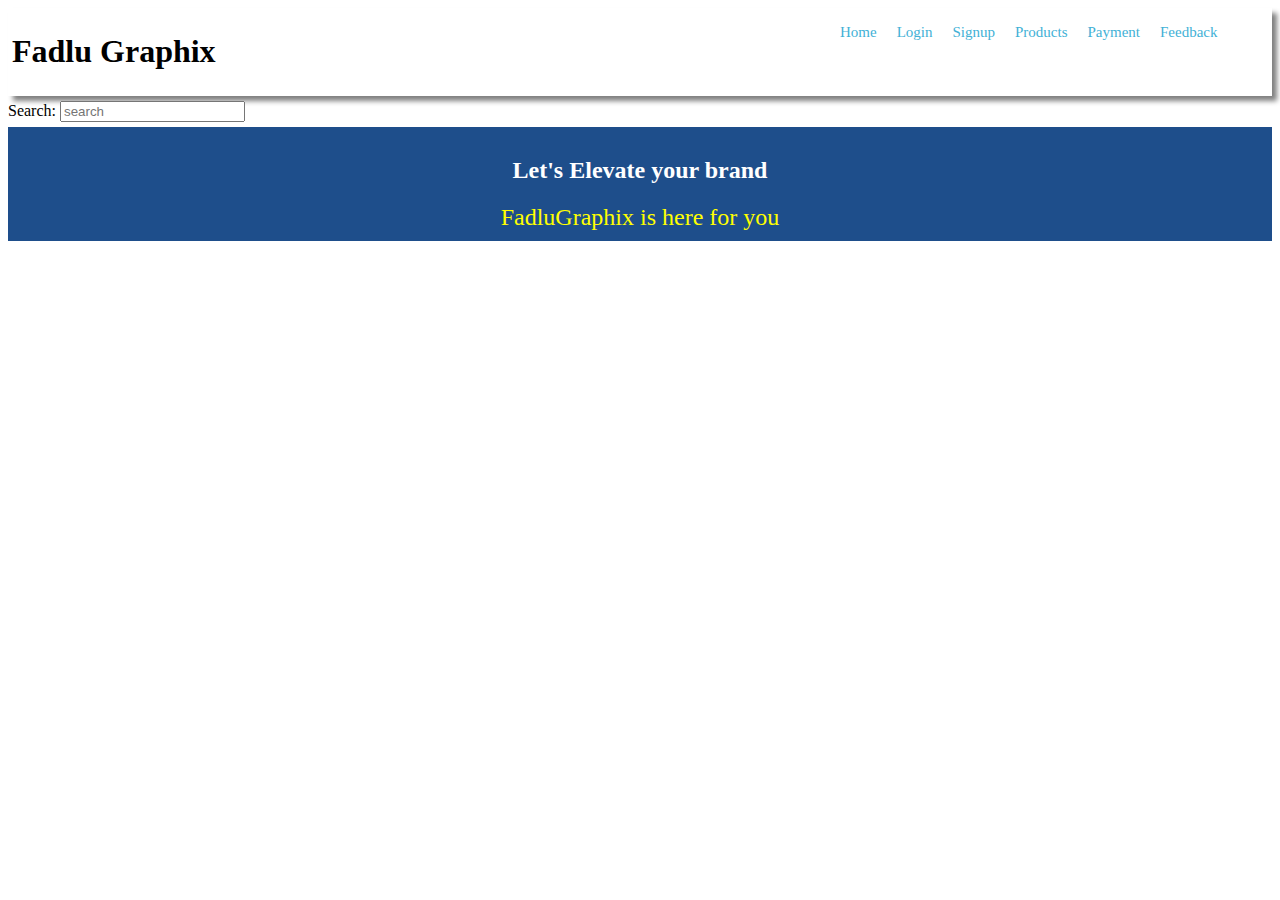
<file: index.html>
<!DOCTYPE html>
<html lang="en">
  <head>
    <meta charset="UTF-8" />
    <meta name="viewport" content="width=device-width, initial-scale=1.0" />
    <meta hhtp-equiv="author" content="Adeleke Fadlullah" />
    <meta
      name="keyword"
      content="Graphic Design, Banner, flyer, Sickers,Fadlu Graphix"
    />
    <title>Fadlu Graphix</title>
  </head>
  <style>
    #main-header {
      background-color: white;
      margin-bottom: 5px;
      padding: 4px;
      box-shadow: 5px 5px 5px gray;
    }

    div > ul {
      position: absolute;
      list-style-type: none;
      top: 7px;
      left: 800px;
      display: inline-flex;
    }
    li a {
      color: rgb(66, 177, 214);
      margin-right: 20px;
      font-size: 15px;
      text-decoration: none;
    }
    input[type="search"] {
      width: 200px;
      display: block;
      font-size: 18px;
      color: rgb(73, 219, 171);
      padding: 7px;
    }
    li a:hover {
      color: white;
      background-color: rgb(16, 57, 104);
      padding: 10px;
      text-align: center;
    }
    input[type="search"]:hover {
      border: 2px solid rgb(20, 67, 88);
    }
    .welcome {
      background-color: rgb(30, 78, 139);
      color: white;
      text-align: center;
      padding: 10px;
      margin-top: 5px;
    }
    p {
      font-size: 24px;
      color: yellow;
      margin: auto 5px;
    }
  </style>
  <body>
    <div id="main-header">
      <header class="Header">
        <h1>Fadlu Graphix</h1>
      </header>
      <ul>
        <li><a href="#">Home</a></li>
        <li><a href="#">Login</a></li>
        <li><a href="#">Signup</a></li>
        <li><a href="#">Products</a></li>
        <li><a href="#">Payment</a></li>
        <li><a href="#">Feedback</a></li>
      </ul>
    </div>
    <label for="search">Search:</label>
    <input type="text" name="search" class="search" placeholder="search" />
    <div class="welcome">
      <h2>Let's Elevate your brand</h2>
      <p><span>FadluGraphix</span> is here for you</p>
    </div>
  </body>
</html>
</file>
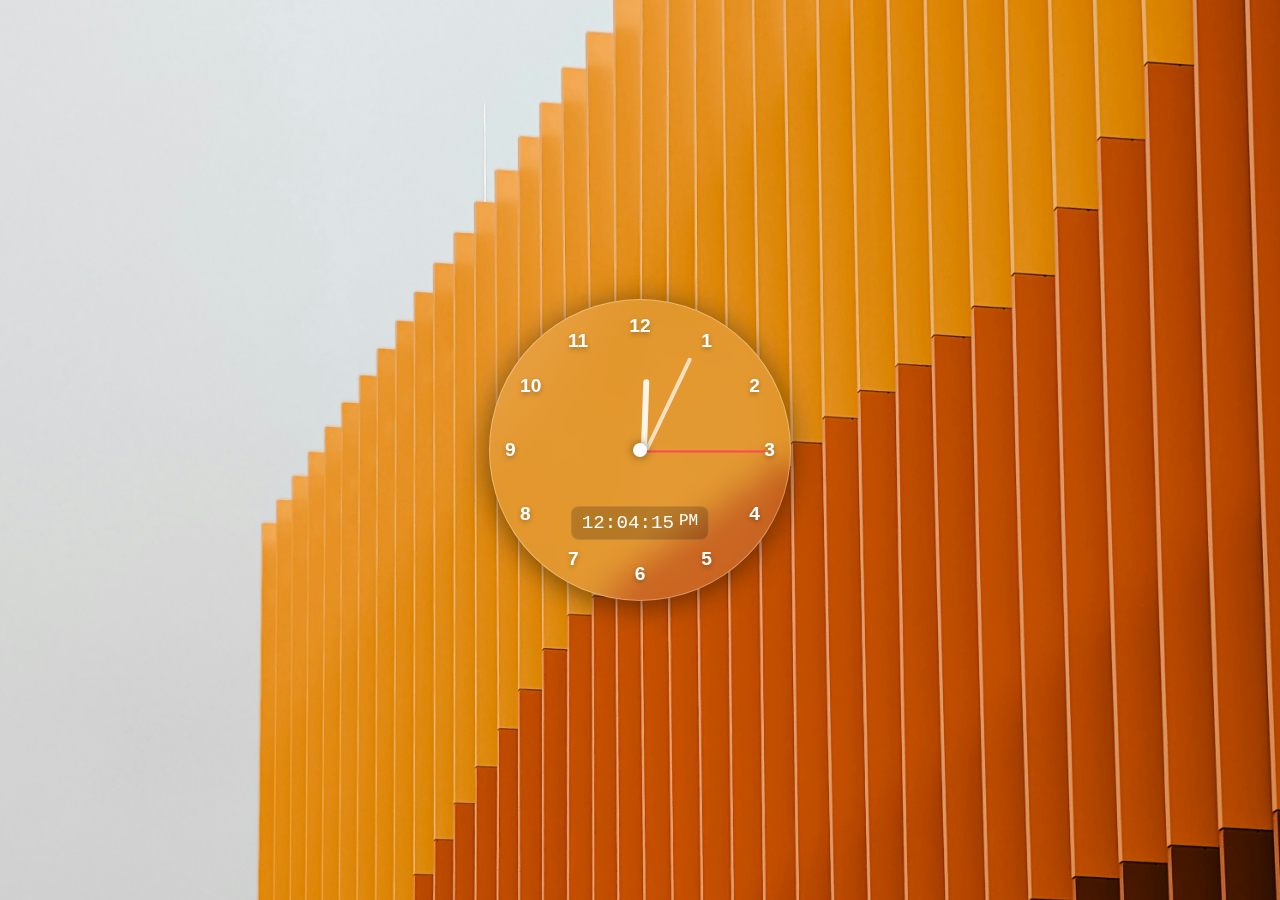
<file: DigitalClock/DigitalClock.html>
<!DOCTYPE html>
<html lang="en">
  <head>
    <meta charset="UTF-8" />
    <meta name="viewport" content="width=device-width, initial-scale=1.0" />
    <title>Glassmorphism Analog Clock</title>
    <link type="text/css" rel="stylesheet" href="DigitalClock.css" />
  </head>
  <body>
    <div class="clock">
      <div class="dot"></div>

      <div class="hourhand" id="hourhand" style="--rotation: 0"></div>
      <div class="minuteshand" id="minuteshand" style="--rotation: 0"></div>
      <div class="secondshand" id="secondshand" style="--rotation: 0"></div>

      <div class="twelve">12</div>
      <div class="one">1</div>
      <div class="two">2</div>
      <div class="three">3</div>
      <div class="four">4</div>
      <div class="five">5</div>
      <div class="six">6</div>
      <div class="seven">7</div>
      <div class="eight">8</div>
      <div class="nine">9</div>
      <div class="ten">10</div>
      <div class="eleven">11</div>

      <!-- Time Display Inside -->
      <div class="time-display" id="digital-display">--:--:-- AM</div>
    </div>

    <script src="DigitalClock.js"></script>
  </body>
</html>
</file>
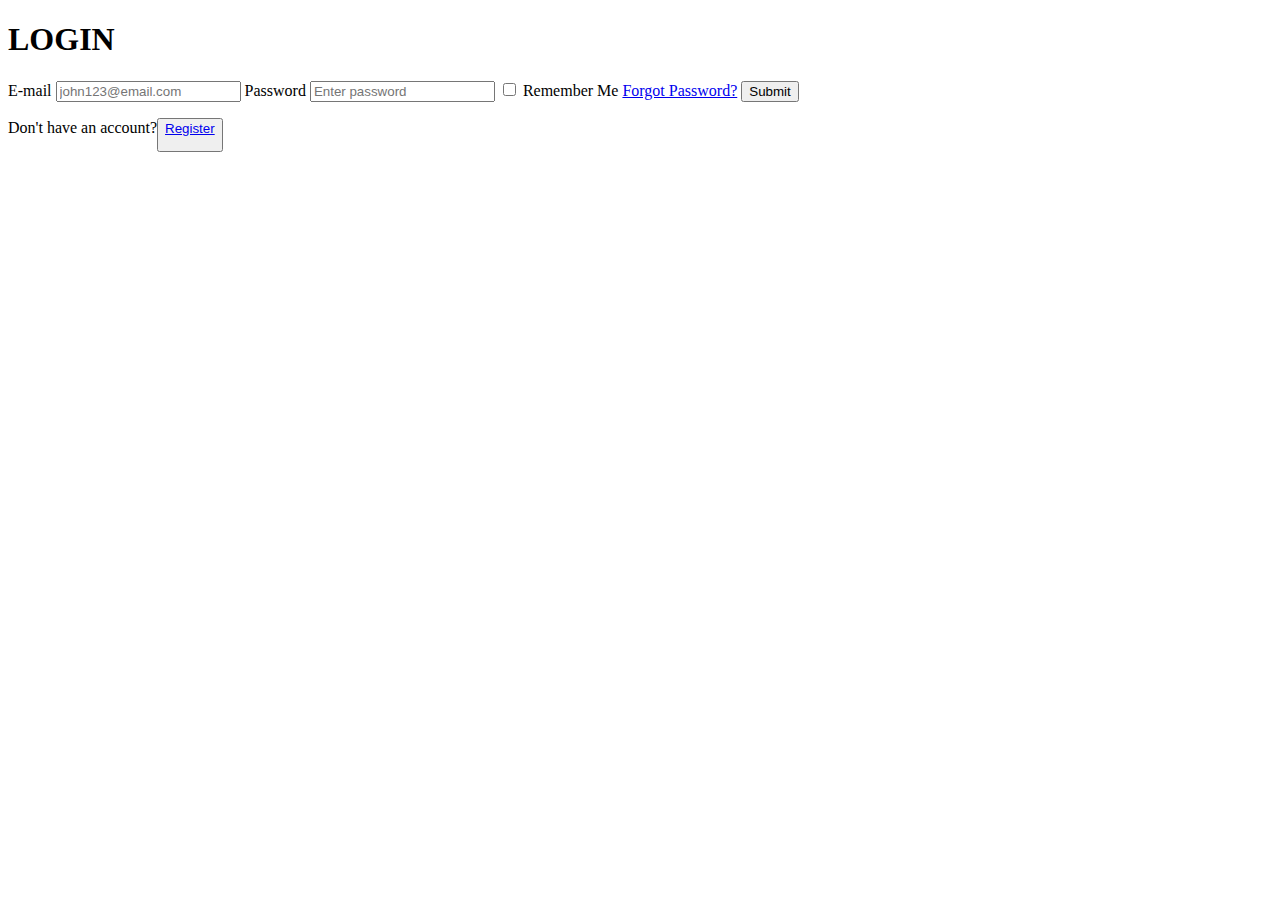
<file: glassEffect/glassEffect.html>
<!DOCTYPE html>
<html lang="en">
  <head>
    <meta charset="UTF-8" />
    <meta name="viewport" content="width=device-width, initial-scale=1.0" />
    <title>Glass Effect</title>
  </head>
  
  <body>
    <div class="card">
      <h1>LOGIN</h1>
      <form action="">
      <label for="email">E-mail</label>
      <input
        type="email"
        name="email"
        id="email"
        required="required"
        placeholder="john123@email.com"
      />
      <label for="password">Password</label>
      <input
        type="password"
        name="password"
        id="password"
        required="required"
        placeholder="Enter password"
      />
      <input type="checkbox" name="Remeber Me?" id="remember" />
      <label for="checkbox">Remember Me</label>
      <a href="#" id="forgot">Forgot Password?</a>
      <input type="submit" value="Submit" id="submit" />
      <p>Don't have an account?<button class="register">
      <a href="#">Register</a></p></button>
      </form>
    </div>
    <script>
      document.querySelector('form').onsubmit = function(){ 
      const email = document.getElementById('email').value;
      alert(`Hello ${email}!`);

}
    </script>
  </body>
</html>
</file>
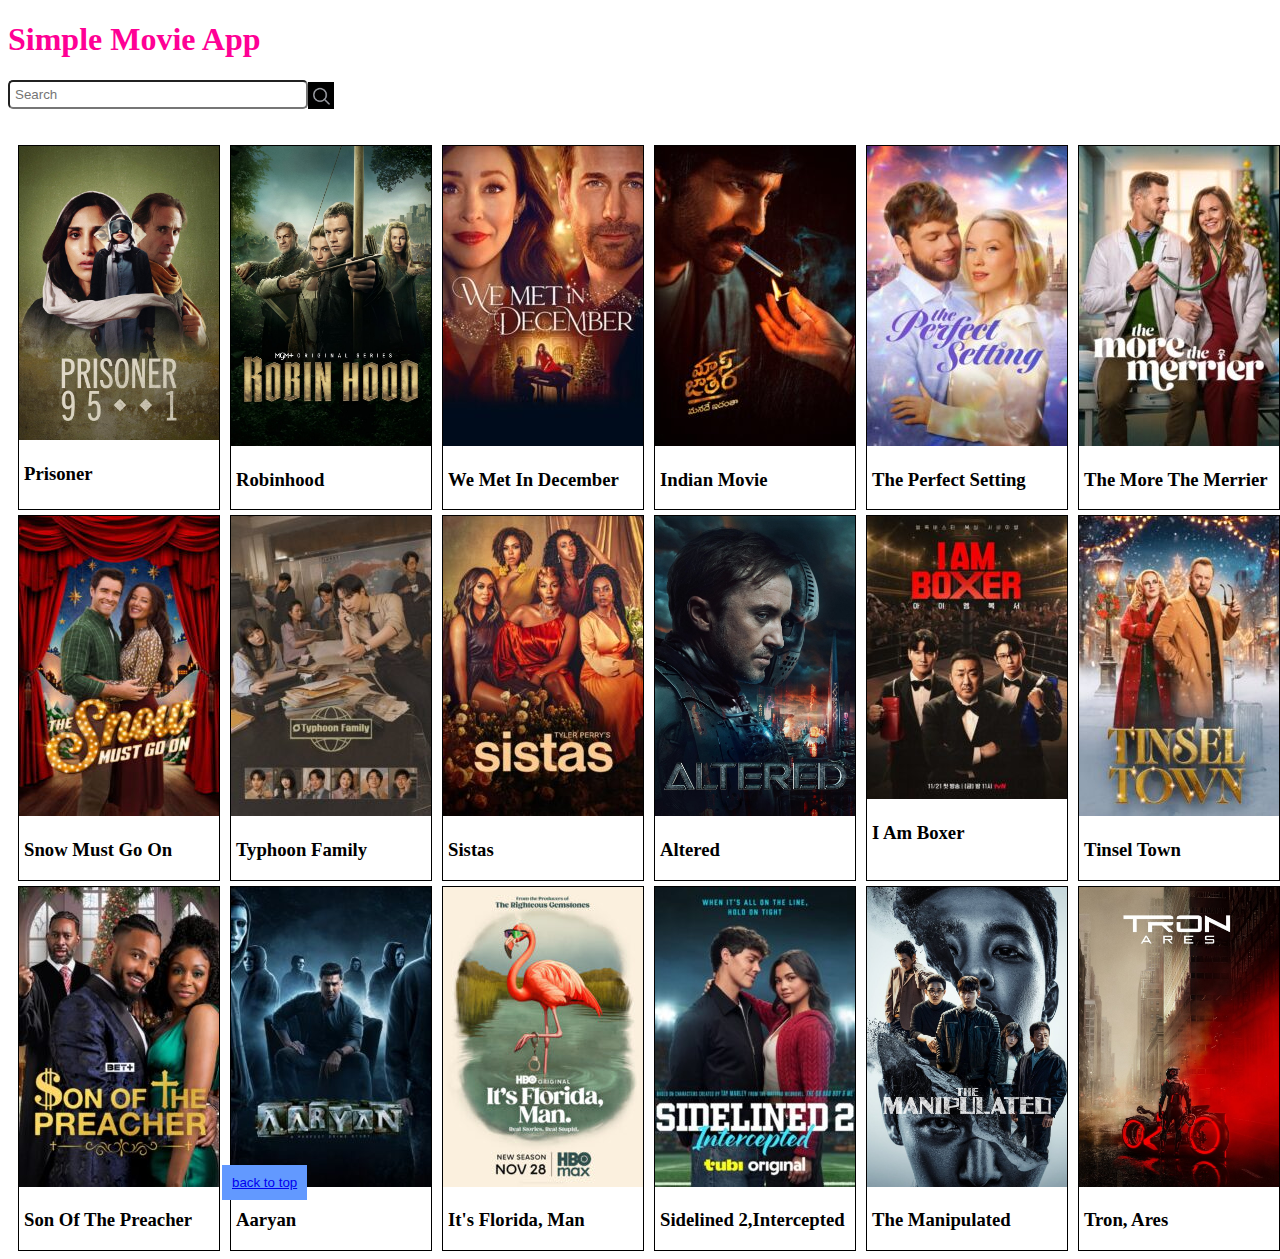
<file: movieApp/movieApp.html>
<!DOCTYPE html>
<html lang="en">
  <head>
    <meta charset="UTF-8" />
    <meta name="viewport" content="width=device-width, initial-scale=1.0" />
    <title>Movie App</title>
    <link type="text/css" rel="stylesheet" href="movieApp.css" ? />
  </head>
  <body>
    <header>
      <h1>Simple Movie App</h1>
      <form action="" method="get">
        <input type="search" name="Search" id="search" placeholder="Search" />
      </form>
      <div class="search-icon">
        <img src="image/search (1).png" alt="search" id="icon" />
      </div>
    </header>
    <div class="moviesets1">
      <figure>
        <img
          src="image/movie1.jpg"
          alt="Prisoner"
          class="movie1"
          title="Prisoner"
        />
        <h3>Prisoner</h3>
      </figure>
      <figure>
        <img
          src="image/movie2.jpg"
          alt="Robinhood"
          title="Robinhood"
          class="movie2"
        />
        <h3>Robinhood</h3>
      </figure>
      <figure>
        <img
          src="image/movie3.jpg"
          alt="We met in December"
          title="We met In December"
          class="movie3"
        />
        <h3>We met in december</h3>
      </figure>
      <figure>
        <img
          src="image/movie4.jpg"
          alt="Indian Movie"
          title="Indian Movie"
          download="download"
          class="movie4"
        />
        <h3>Indian Movie</h3>
      </figure>
      <figure>
        <img
          src="image/movie5.jpg"
          alt="The perfect Setting"
          title="The perfect Setting"
          class="movie5"
        />
        <h3>The Perfect Setting</h3>
      </figure>
      <figure>
        <img
          src="image/movie6.jpg"
          alt="The more the merrier"
          title="The more the merrier"
          class="movie6"
        />
        <h3>The more the merrier</h3>
      </figure>
    </div>
    <section>
      <div class="moviesets2">
        <figure>
          <img
            src="image/movie7.jpg"
            alt="Snow must go on"
            title="Snow must go on"
            class="movie7"
          />
          <h3>Snow Must go on</h3>
        </figure>
        <figure>
          <img
            src="image/movie8.jpg"
            alt="Typhoon Family"
            title="Typhoon Family"
            class="movie8"
          />
          <h3>Typhoon Family</h3>
        </figure>
        <figure>
          <img
            src="image/movie9.jpg"
            alt="Sistas"
            title="Sistas"
            class="movie9"
          />
          <h3>Sistas</h3>
        </figure>
        <figure>
          <img
            src="image/movie10.jpg"
            alt="Altered"
            title="Altered"
            class="movie10"
          />
          <h3>Altered</h3>
        </figure>
        <figure>
          <img
            src="image/movie11.jpg"
            alt="I am boxer"
            title="I am boxer"
            class="movie11"
          />
          <h3>I am boxer</h3>
        </figure>
        <figure>
          <img
            src="image/movie12.jpg"
            alt="Tinsel Town"
            title="Tinsel Town"
            class="movie12"
          />
          <h3>Tinsel Town</h3>
        </figure>
      </div>
    </section>
    <div class="moviesets3">
      <figure>
        <img
          src="image/movie13.jpg"
          alt="Son of the preacher"
          title="Son of the preacher"
          class="movie13"
        />
        <h3>Son of the preacher</h3>
      </figure>
      <figure>
        <img
          src="image/movie14.jpg"
          alt="Aaryan"
          title="Aaryan"
          class="movie14"
        />
        <h3>Aaryan</h3>
      </figure>
      <figure>
        <img
          src="image/movie15.jpg"
          alt="It's Florida, Man"
          title="It's Florida, Man"
          class="movie15"
        />
        <h3>It's Florida, Man</h3>
      </figure>
      <figure>
        <img
          src="image/movie16.jpg"
          alt="Sidelined 2,Intercepted"
          title="Sidelined 2,Intercepted"
          class="movie16"
        />
        <h3>Sidelined 2,Intercepted</h3>
      </figure>
      <figure>
        <img
          src="image/movie17.jpg"
          alt="The Manipulated"
          title="The Manipulated"
          class="movie17"
        />
        <h3>The Manipulated</h3>
      </figure>
      <figure>
        <img
          src="image/movie18.jpg"
          alt="Tron, Ares"
          title="Tron, Ares"
          class="movie18"
        />
        <h3>Tron, Ares</h3>
      </figure>
    </div>
    <button><a href="#">back to top</a></button>
    <script>
      alert("Welcome!");
    </script>
  </body>
</html>
</file>
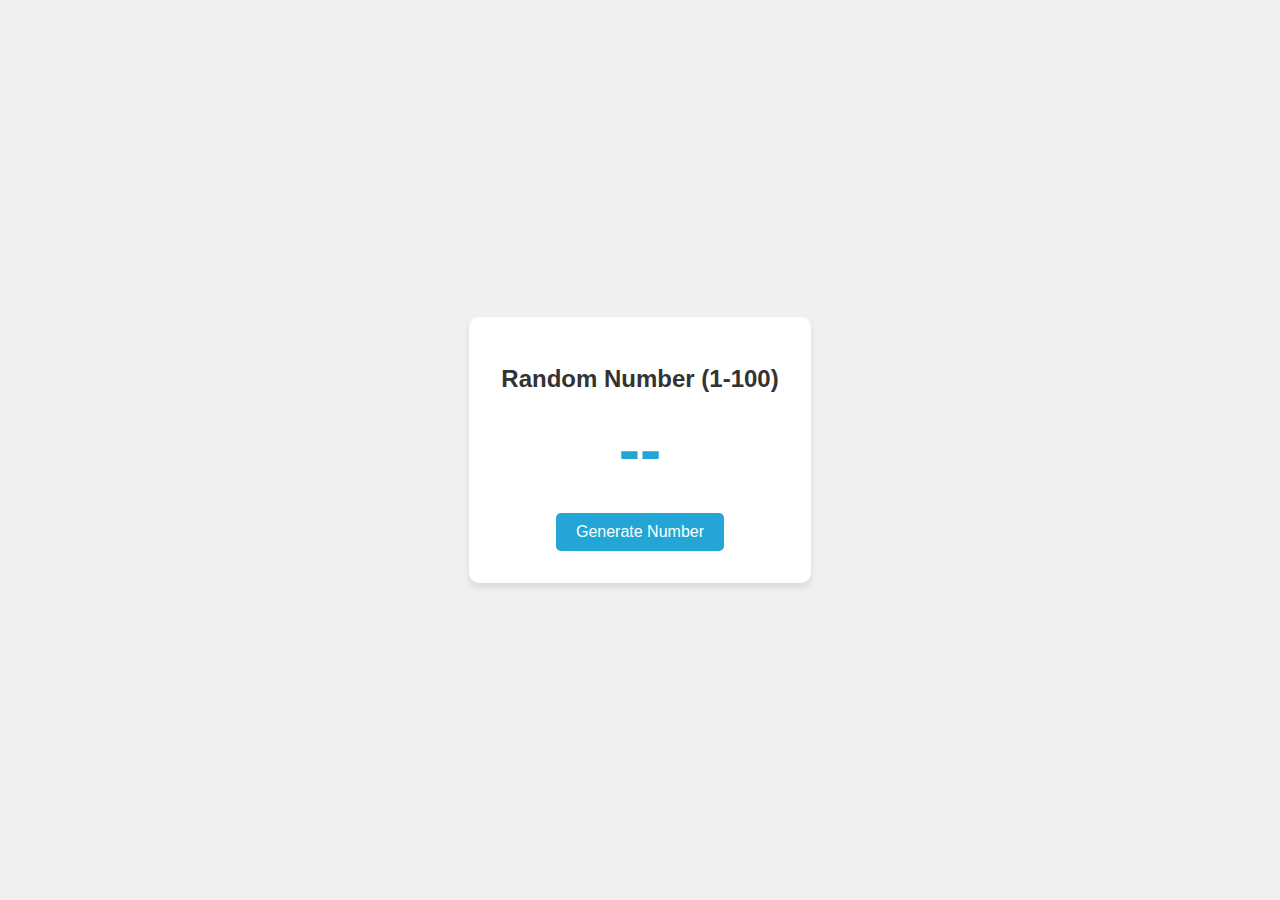
<file: numberGenerator/numbergenerator.html>
<!DOCTYPE html>
<html lang="en">
  <head>
    <meta charset="UTF-8" />
    <meta name="viewport" content="width=device-width, initial-scale=1.0" />
    <title>Random Number Generator</title>
    <link type="text/css" rel="stylesheet" href="numberGenerator.css" />
    <style></style>
  </head>
  <body>
    <div class="container">
      <h1>Random Number (1-100)</h1>

      <div id="result">--</div>
      <button id="generateBtn">Generate Number</button>
    </div>

    <script src="numberGenerator.js"></script>
  </body>
</html>
</file>
<file: DigitalClock/DigitalClock.css>
body {
        margin: 0;
        padding: 0;
        display: flex; 
        justify-content: center;
        align-items: center;
        min-height: 100vh; 

        background: url("image/alexey-kuleshov-AvuzAN0qQvI-unsplash.jpg") no-repeat
          center center / cover;
        /* fallback color if the image fails*/
        background-color: #011425;
        font-family: Arial, sans-serif;
      }
      
      .clock {
        position: relative;
        width: 300px;
        height: 300px;
        border-radius: 50%;

        background: rgba(255, 255, 255, 0.1);

        backdrop-filter: blur(15px);
        -webkit-backdrop-filter: blur(15px); 

        border: 1px solid rgba(255, 255, 255, 0.3);

        
        box-shadow: 0 4px 30px rgba(0, 0, 0, 0.5);

        color: white; /*color for number */
        text-align: center;
      }

      .dot {
        position: absolute;
        top: 50%;
        left: 50%;
        transform: translate(-50%, -50%);
        width: 14px;
        height: 14px;
        background: white;
        border-radius: 50%;
        z-index: 10;
        box-shadow: 0 0 10px rgba(0, 0, 0, 0.5);
      }

      .clock
        > div:not(.dot, .hourhand, .minuteshand, .secondshand, .time-display) {
        position: absolute;
        font-size: 1.2rem;
        font-weight: bold;
        text-shadow: 0 2px 5px rgba(0, 0, 0, 0.3);
      }

      .one {
        top: 10%;
        right: 26%;
      }
      .two {
        top: 25%;
        right: 10%;
      }
      .three {
        top: 50%;
        right: 5%;
        transform: translateY(-50%);
      }
      .four {
        bottom: 25%;
        right: 10%;
      }
      .five {
        bottom: 10%;
        right: 26%;
      }
      .six {
        bottom: 5%;
        left: 50%;
        transform: translateX(-50%);
      }
      .seven {
        bottom: 10%;
        left: 26%;
      }
      .eight {
        bottom: 25%;
        left: 10%;
      }
      .nine {
        top: 50%;
        left: 5%;
        transform: translateY(-50%);
      }
      .ten {
        top: 25%;
        left: 10%;
      }
      .eleven {
        top: 10%;
        left: 26%;
      }
      .twelve {
        top: 5%;
        left: 50%;
        transform: translateX(-50%);
      }

      /* Clock Hands */
      .hourhand,
      .minuteshand,
      .secondshand {
        position: absolute;
        top: 50%;
        left: 50%;
        transform-origin: 0% 50%;
        /* Center element then rotate */
        transform: translate(5%, 20%) rotate(calc(var(--rotation) * 1deg));
        z-index: 5;
        border-radius: 10px;
      }

      .hourhand {
        background: rgba(255, 255, 255, 0.9);
        width: 25%;
        height: 6px;
      }

      .minuteshand {
        background: rgba(255, 255, 255, 0.7);
        width: 35%;
        height: 4px;
      }

      .secondshand {
        background: #ff4757;
        width: 40%;
        height: 2px;
      }

      /* Digital Time Display Styles */
      .time-display {
        position: absolute;
        bottom: 20%;
        left: 50%;
        transform: translateX(-50%);
        font-family: "Courier New", Courier, monospace;
        font-size: 1.2rem;
        background: rgba(0, 0, 0, 0.2);
        padding: 5px 10px;
        border-radius: 8px;
        border: 1px solid rgba(255, 255, 255, 0.1);
        display: flex;
        gap: 5px;
      }
</file>
<file: movieApp/movieApp.css>
h1 {
      color: rgb(255, 0, 149);
    }
    [class*="sets"] {
      margin-left: 10px;
      display: inline-flex;
      flex-wrap: nowrap;
    }
    .moviesets1 {
        margin-top: 0;
    }
    [class^="movie"] {
      width: 200px;
      height: auto;
    }
    [class^="movie"]:hover {
      cursor: pointer;
      color: gray;
    }
    figure {
      border: 1px solid black;
      margin: 0;
      margin-right: 10px;
      margin-top: 5px;
      animation: Move 4s infinite;
    }
    h3 {
      margin-left: 5px;
      text-transform: capitalize;
    }
    #search {
      width: 300px;
      height: 29px;
      border-radius: 5px;
      align-items: center;
      padding-left: 5px;
    }
    #icon {
        width: 20px;
        display: inline;
        position: relative;
        background-color: black;
        padding: 3px;
       bottom: 27px;
       cursor: pointer;
        left: 300px;
    }
    button {
        border: none;
        cursor: pointer;
        background-color: rgb(98, 153, 255);
        text-decoration: none;
        color: white;
        padding: 10px;
        text-align: center;

    }
</file>
<file: numberGenerator/numberGenerator.css>
body {
        font-family: sans-serif;
        display: flex;
        justify-content: center;
        align-items: center;
        height: 100vh;
        background-color: #f0f0f0;
        margin: 0;
      }
      .container {
        background: white;
        padding: 2rem;
        border-radius: 10px;
        box-shadow: 0 4px 6px rgba(0, 0, 0, 0.1);
        text-align: center;
      }
      h1 {
        color: #333;
        font-size: 1.5rem;
      }
      #result {
        font-size: 4rem;
        font-weight: bold;
        color: #23a6d5;
        margin: 20px 0;
        min-height: 80px;
      }
      button {
        background-color: #23a6d5;
        color: white;
        border: none;
        padding: 10px 20px;
        font-size: 1rem;
        border-radius: 5px;
        cursor: pointer;
        transition: background 0.3s;
      }
      button:hover {
        background-color: #1b8eb5;
      }
</file>
